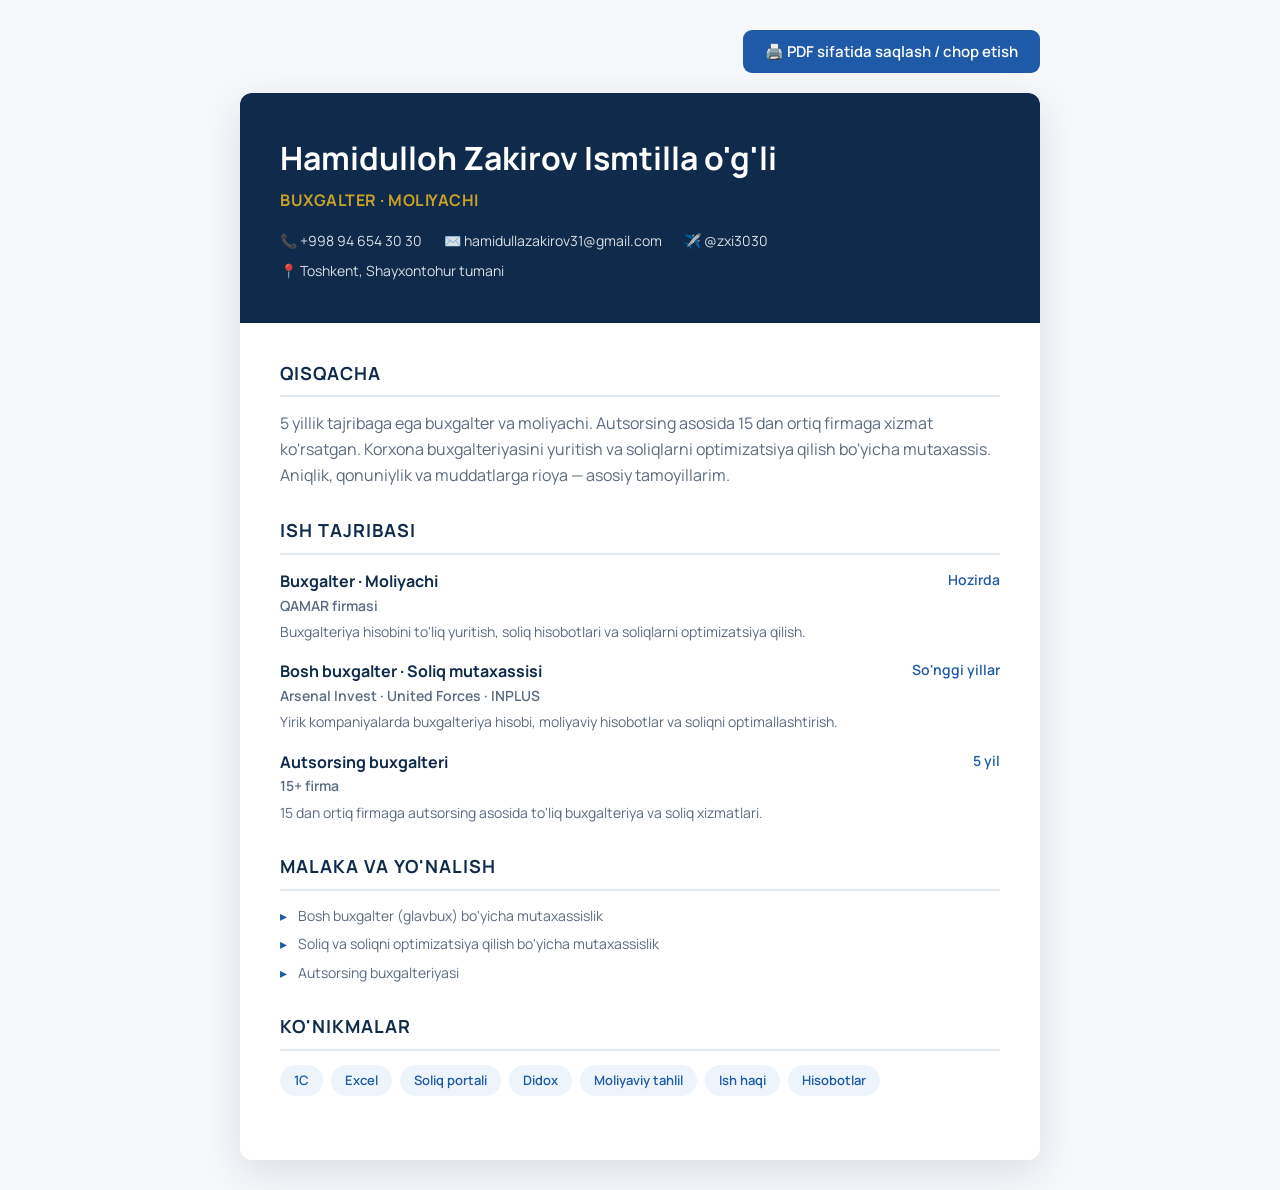
<file: cv.html>
<!DOCTYPE html>
<html lang="uz">
<head>
  <meta charset="UTF-8" />
  <meta name="viewport" content="width=device-width, initial-scale=1.0" />
  <title>CV — Hamidulloh Zakirov</title>
  <link href="https://fonts.googleapis.com/css2?family=Manrope:wght@400;500;600;700;800&display=swap" rel="stylesheet" />
  <style>
    :root { --navy:#0f2a4a; --blue:#1e5aa8; --muted:#5b6b7f; --border:#e3e9f2; }
    * { margin:0; padding:0; box-sizing:border-box; }
    body { font-family:'Manrope',sans-serif; color:#16273d; background:#f6f8fb; line-height:1.6; padding:30px 16px; }
    .print-bar { max-width:800px; margin:0 auto 20px; text-align:right; }
    .print-btn { background:var(--blue); color:#fff; border:none; padding:11px 22px; border-radius:9px; font-weight:600; font-size:15px; cursor:pointer; font-family:inherit; }
    .cv { max-width:800px; margin:0 auto; background:#fff; box-shadow:0 12px 40px rgba(15,42,74,.12); border-radius:12px; overflow:hidden; }
    .cv-head { background:var(--navy); color:#fff; padding:40px; }
    .cv-head h1 { font-size:32px; }
    .cv-head .role { color:#c9a227; font-weight:700; margin-top:4px; letter-spacing:.5px; }
    .cv-contact { margin-top:16px; display:flex; flex-wrap:wrap; gap:8px 22px; color:rgba(255,255,255,.85); font-size:14px; }
    .cv-body { padding:36px 40px; }
    .cv-section { margin-bottom:28px; }
    .cv-section h2 { color:var(--navy); font-size:18px; text-transform:uppercase; letter-spacing:1px; border-bottom:2px solid var(--border); padding-bottom:8px; margin-bottom:14px; }
    .cv-item { margin-bottom:16px; }
    .cv-item .top { display:flex; justify-content:space-between; flex-wrap:wrap; }
    .cv-item h3 { font-size:16px; color:var(--navy); }
    .cv-item .date { color:var(--blue); font-weight:600; font-size:14px; }
    .cv-item .org { color:var(--muted); font-weight:600; font-size:14px; }
    .cv-item p { color:var(--muted); font-size:14px; margin-top:4px; }
    .skills { display:flex; flex-wrap:wrap; gap:8px; }
    .skill { background:#eef4fc; color:var(--blue); padding:5px 14px; border-radius:20px; font-size:13px; font-weight:600; }
    ul.dash { list-style:none; } ul.dash li { padding-left:18px; position:relative; color:var(--muted); font-size:14px; margin-bottom:6px; }
    ul.dash li::before { content:"▸"; position:absolute; left:0; color:var(--blue); }
    @media print {
      body { background:#fff; padding:0; }
      .print-bar { display:none; }
      .cv { box-shadow:none; border-radius:0; max-width:100%; }
    }
  </style>
</head>
<body>
  <div class="print-bar">
    <button class="print-btn" onclick="window.print()">🖨️ PDF sifatida saqlash / chop etish</button>
  </div>

  <div class="cv">
    <div class="cv-head">
      <h1>Hamidulloh Zakirov Ismtilla o'g'li</h1>
      <div class="role">BUXGALTER · MOLIYACHI</div>
      <div class="cv-contact">
        <span>📞 +998 94 654 30 30</span>
        <span>✉️ hamidullazakirov31@gmail.com</span>
        <span>✈️ @zxi3030</span>
        <span>📍 Toshkent, Shayxontohur tumani</span>
      </div>
    </div>

    <div class="cv-body">
      <div class="cv-section">
        <h2>Qisqacha</h2>
        <p style="color:var(--muted)">
          5 yillik tajribaga ega buxgalter va moliyachi. Autsorsing asosida 15 dan
          ortiq firmaga xizmat ko'rsatgan. Korxona buxgalteriyasini yuritish va
          soliqlarni optimizatsiya qilish bo'yicha mutaxassis. Aniqlik, qonuniylik
          va muddatlarga rioya — asosiy tamoyillarim.
        </p>
      </div>

      <div class="cv-section">
        <h2>Ish tajribasi</h2>
        <div class="cv-item">
          <div class="top"><h3>Buxgalter · Moliyachi</h3><span class="date">Hozirda</span></div>
          <div class="org">QAMAR firmasi</div>
          <p>Buxgalteriya hisobini to'liq yuritish, soliq hisobotlari va soliqlarni optimizatsiya qilish.</p>
        </div>
        <div class="cv-item">
          <div class="top"><h3>Bosh buxgalter · Soliq mutaxassisi</h3><span class="date">So'nggi yillar</span></div>
          <div class="org">Arsenal Invest · United Forces · INPLUS</div>
          <p>Yirik kompaniyalarda buxgalteriya hisobi, moliyaviy hisobotlar va soliqni optimallashtirish.</p>
        </div>
        <div class="cv-item">
          <div class="top"><h3>Autsorsing buxgalteri</h3><span class="date">5 yil</span></div>
          <div class="org">15+ firma</div>
          <p>15 dan ortiq firmaga autsorsing asosida to'liq buxgalteriya va soliq xizmatlari.</p>
        </div>
      </div>

      <div class="cv-section">
        <h2>Malaka va yo'nalish</h2>
        <ul class="dash">
          <li>Bosh buxgalter (glavbux) bo'yicha mutaxassislik</li>
          <li>Soliq va soliqni optimizatsiya qilish bo'yicha mutaxassislik</li>
          <li>Autsorsing buxgalteriyasi</li>
        </ul>
      </div>

      <div class="cv-section">
        <h2>Ko'nikmalar</h2>
        <div class="skills">
          <span class="skill">1C</span>
          <span class="skill">Excel</span>
          <span class="skill">Soliq portali</span>
          <span class="skill">Didox</span>
          <span class="skill">Moliyaviy tahlil</span>
          <span class="skill">Ish haqi</span>
          <span class="skill">Hisobotlar</span>
        </div>
      </div>
    </div>
  </div>
</body>
</html>
</file>
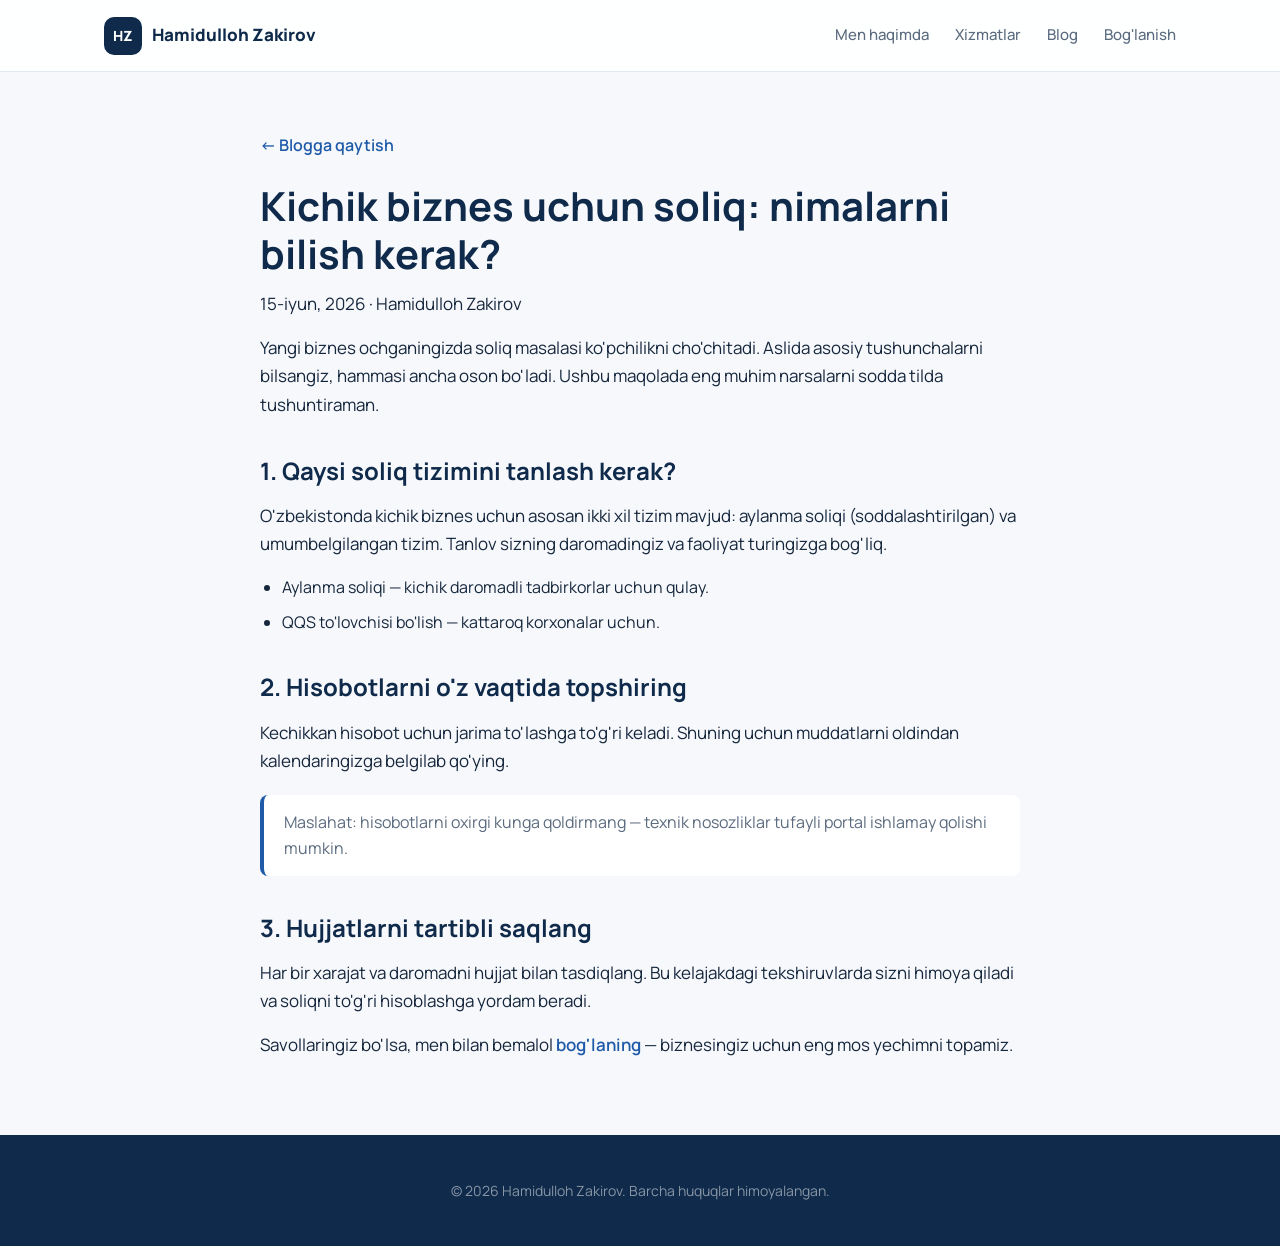
<file: blog/maqola-1.html>
<!DOCTYPE html>
<html lang="uz">
<head>
  <meta charset="UTF-8" />
  <meta name="viewport" content="width=device-width, initial-scale=1.0" />
  <title>Kichik biznes uchun soliq — Hamidulloh Zakirov blogi</title>
  <meta name="description" content="Yangi tadbirkorlar uchun soliq turlari va hisobot muddatlari haqida sodda tilda." />
  <link rel="icon" href="../assets/img/favicon.svg" type="image/svg+xml" />
  <link rel="preconnect" href="https://fonts.googleapis.com" />
  <link rel="preconnect" href="https://fonts.gstatic.com" crossorigin />
  <link href="https://fonts.googleapis.com/css2?family=Manrope:wght@400;500;600;700;800&display=swap" rel="stylesheet" />
  <link rel="stylesheet" href="../css/style.css" />
  <style>
    .article { max-width: 760px; margin: 0 auto; padding: 60px 0; }
    .article-back { color: var(--blue); font-weight: 600; display: inline-block; margin-bottom: 24px; }
    .article h1 { color: var(--navy); font-size: clamp(28px, 4vw, 40px); line-height: 1.2; margin-bottom: 12px; }
    .article-meta { color: var(--muted); font-size: 14px; margin-bottom: 32px; }
    .article h2 { color: var(--navy); font-size: 24px; margin: 32px 0 12px; }
    .article p { color: var(--text); font-size: 17px; margin-bottom: 16px; }
    .article ul { margin: 0 0 16px 22px; color: var(--text); }
    .article li { margin-bottom: 8px; }
    .article blockquote {
      border-left: 4px solid var(--blue); background: var(--surface);
      padding: 14px 20px; border-radius: 8px; color: var(--muted); margin: 20px 0;
    }
  </style>
</head>
<body>

  <header class="site-header">
    <div class="container header-inner">
      <a href="../index.html#home" class="logo">
        <span class="logo-mark">HZ</span>
        <span class="logo-text">Hamidulloh Zakirov</span>
      </a>
      <nav class="nav">
        <a href="../index.html#about">Men haqimda</a>
        <a href="../index.html#services">Xizmatlar</a>
        <a href="../index.html#blog">Blog</a>
        <a href="../index.html#contact">Bog'lanish</a>
      </nav>
    </div>
  </header>

  <main>
    <article class="container article">
      <a href="../index.html#blog" class="article-back">← Blogga qaytish</a>
      <h1>Kichik biznes uchun soliq: nimalarni bilish kerak?</h1>
      <p class="article-meta">15-iyun, 2026 · Hamidulloh Zakirov</p>

      <p>
        Yangi biznes ochganingizda soliq masalasi ko'pchilikni cho'chitadi.
        Aslida asosiy tushunchalarni bilsangiz, hammasi ancha oson bo'ladi.
        Ushbu maqolada eng muhim narsalarni sodda tilda tushuntiraman.
      </p>

      <h2>1. Qaysi soliq tizimini tanlash kerak?</h2>
      <p>
        O'zbekistonda kichik biznes uchun asosan ikki xil tizim mavjud:
        aylanma soliqi (soddalashtirilgan) va umumbelgilangan tizim. Tanlov
        sizning daromadingiz va faoliyat turingizga bog'liq.
      </p>
      <ul>
        <li>Aylanma soliqi — kichik daromadli tadbirkorlar uchun qulay.</li>
        <li>QQS to'lovchisi bo'lish — kattaroq korxonalar uchun.</li>
      </ul>

      <h2>2. Hisobotlarni o'z vaqtida topshiring</h2>
      <p>
        Kechikkan hisobot uchun jarima to'lashga to'g'ri keladi. Shuning uchun
        muddatlarni oldindan kalendaringizga belgilab qo'ying.
      </p>

      <blockquote>
        Maslahat: hisobotlarni oxirgi kunga qoldirmang — texnik nosozliklar
        tufayli portal ishlamay qolishi mumkin.
      </blockquote>

      <h2>3. Hujjatlarni tartibli saqlang</h2>
      <p>
        Har bir xarajat va daromadni hujjat bilan tasdiqlang. Bu kelajakdagi
        tekshiruvlarda sizni himoya qiladi va soliqni to'g'ri hisoblashga yordam beradi.
      </p>

      <p>
        Savollaringiz bo'lsa, men bilan bemalol
        <a href="../index.html#contact" style="color:var(--blue);font-weight:600;">bog'laning</a> —
        biznesingiz uchun eng mos yechimni topamiz.
      </p>
    </article>
  </main>

  <footer class="site-footer">
    <div class="container footer-inner">
      <p class="footer-copy">© <span id="year">2026</span> Hamidulloh Zakirov. Barcha huquqlar himoyalangan.</p>
    </div>
  </footer>

  <script>document.getElementById('year').textContent = new Date().getFullYear();</script>
</body>
</html>
</file>
<file: css/style.css>
/* ============================================================
   [Ism Familiya] — Shaxsiy sayt
   Dizayn tizimi: rasmiy va ishonchli (ko'k / kulrang)
   ============================================================ */

:root {
  /* Ranglar */
  --navy:      #0f2a4a;
  --navy-700:  #163a63;
  --blue:      #1e5aa8;
  --blue-500:  #2b7de9;
  --accent:    #c9a227;   /* nafis oltin urg'u */
  --bg:        #f6f8fb;
  --surface:   #ffffff;
  --border:    #e3e9f2;
  --text:      #16273d;
  --muted:     #5b6b7f;

  /* O'lchamlar */
  --radius:    14px;
  --radius-sm: 10px;
  --shadow:    0 4px 20px rgba(15, 42, 74, 0.06);
  --shadow-lg: 0 12px 40px rgba(15, 42, 74, 0.12);
  --maxw:      1120px;
  --header-h:  72px;

  --font: 'Manrope', -apple-system, BlinkMacSystemFont, 'Segoe UI', Roboto, sans-serif;
}

/* ---------- Reset ---------- */
* { margin: 0; padding: 0; box-sizing: border-box; }

html { scroll-behavior: smooth; scroll-padding-top: var(--header-h); }

body {
  font-family: var(--font);
  color: var(--text);
  background: var(--bg);
  line-height: 1.65;
  -webkit-font-smoothing: antialiased;
}

img { max-width: 100%; display: block; }
a { color: inherit; text-decoration: none; }

.container {
  width: 100%;
  max-width: var(--maxw);
  margin: 0 auto;
  padding: 0 24px;
}

/* ---------- Tugmalar ---------- */
.btn {
  display: inline-flex;
  align-items: center;
  justify-content: center;
  padding: 13px 26px;
  border-radius: var(--radius-sm);
  font-weight: 600;
  font-size: 15px;
  transition: transform .15s ease, box-shadow .2s ease, background .2s ease;
  cursor: pointer;
  border: 1.5px solid transparent;
}
.btn-primary { background: var(--blue); color: #fff; }
.btn-primary:hover { background: var(--navy); transform: translateY(-2px); box-shadow: var(--shadow-lg); }
.btn-ghost { background: transparent; color: var(--navy); border-color: var(--border); }
.btn-ghost:hover { border-color: var(--blue); color: var(--blue); transform: translateY(-2px); }

/* ============ HEADER ============ */
.site-header {
  position: sticky;
  top: 0;
  z-index: 100;
  height: var(--header-h);
  background: rgba(255, 255, 255, 0.9);
  backdrop-filter: saturate(180%) blur(12px);
  border-bottom: 1px solid var(--border);
}
.header-inner {
  display: flex;
  align-items: center;
  justify-content: space-between;
  height: 100%;
}
.logo { display: flex; align-items: center; gap: 10px; font-weight: 800; }
.logo-mark {
  display: grid; place-items: center;
  width: 38px; height: 38px;
  background: var(--navy); color: #fff;
  border-radius: 10px; font-size: 14px; font-weight: 800;
}
.logo-text { color: var(--navy); font-size: 17px; }

.nav { display: flex; align-items: center; gap: 26px; }
.nav a { font-size: 15px; font-weight: 500; color: var(--muted); transition: color .15s; }
.nav a:hover { color: var(--navy); }
.nav-cta {
  background: var(--navy); color: #fff !important;
  padding: 9px 18px; border-radius: 9px; font-weight: 600 !important;
}
.nav-cta:hover { background: var(--blue); }

.nav-toggle {
  display: none;
  flex-direction: column;
  gap: 5px;
  background: none; border: none; cursor: pointer;
  padding: 8px;
}
.nav-toggle span {
  width: 24px; height: 2.5px; background: var(--navy);
  border-radius: 2px; transition: .25s;
}

/* ============ HERO ============ */
.hero {
  padding: 80px 0 70px;
  background:
    radial-gradient(1200px 400px at 80% -10%, rgba(43,125,233,.08), transparent),
    var(--bg);
}
.hero-inner {
  display: grid;
  grid-template-columns: 1.15fr .85fr;
  gap: 48px;
  align-items: center;
}
.hero-eyebrow {
  display: inline-block;
  color: var(--blue); font-weight: 700; letter-spacing: .5px;
  text-transform: uppercase; font-size: 13px; margin-bottom: 14px;
}
.hero-title {
  font-size: clamp(34px, 5vw, 54px);
  line-height: 1.1; color: var(--navy); font-weight: 800;
  margin-bottom: 18px;
}
.hero-lead { font-size: 18px; color: var(--muted); max-width: 520px; margin-bottom: 30px; }
.hero-actions { display: flex; gap: 14px; flex-wrap: wrap; }

.hero-photo { display: flex; justify-content: center; }
.photo-frame {
  position: relative;
  width: 300px; height: 360px;
  border-radius: 20px;
  background: linear-gradient(160deg, var(--navy), var(--blue));
  box-shadow: var(--shadow-lg);
  overflow: hidden;
  display: grid; place-items: center;
}
.photo-frame img { width: 100%; height: 100%; object-fit: cover; }
.photo-fallback { display: none; color: rgba(255,255,255,.9); font-weight: 800; font-size: 72px; letter-spacing: 2px; padding: 20px; text-align: center; }
.photo-frame.photo-placeholder .photo-fallback { display: block; }

/* ============ STATISTIKA ============ */
.stats { padding: 8px 0 40px; }
.stats-grid {
  display: grid;
  grid-template-columns: repeat(4, 1fr);
  gap: 20px;
  background: var(--navy);
  border-radius: var(--radius);
  padding: 34px 24px;
  box-shadow: var(--shadow-lg);
}
.stat { text-align: center; color: #fff; }
.stat-num { font-size: clamp(30px, 4vw, 44px); font-weight: 800; color: #fff; }
.stat-num .suffix { color: var(--accent); }
.stat-label { color: rgba(255,255,255,.72); font-size: 14px; margin-top: 4px; }

/* ============ SEKSIYALAR ============ */
.section { padding: 84px 0; }
.section-alt { background: var(--surface); }
.section-head { max-width: 620px; margin: 0 auto 48px; text-align: center; }
.section-kicker {
  display: inline-block; color: var(--blue); font-weight: 700;
  font-size: 13px; letter-spacing: 1px; text-transform: uppercase;
  margin-bottom: 10px;
}
.section-title { font-size: clamp(26px, 3.5vw, 38px); color: var(--navy); font-weight: 800; line-height: 1.2; }
.section-sub { color: var(--muted); margin-top: 12px; font-size: 17px; }

/* ---------- Men haqimda ---------- */
.about-grid { display: grid; grid-template-columns: 1.4fr .9fr; gap: 40px; align-items: start; }
.about-text p { color: var(--muted); font-size: 17px; margin-bottom: 16px; }
.about-list { list-style: none; margin-top: 22px; display: grid; gap: 12px; }
.about-list li { padding-left: 22px; position: relative; color: var(--text); }
.about-list li::before { content: "▸"; position: absolute; left: 0; color: var(--blue); }
.about-list strong { color: var(--navy); }

.about-card {
  background: var(--navy); color: #fff;
  padding: 30px; border-radius: var(--radius); box-shadow: var(--shadow-lg);
}
.about-card h3 { font-size: 20px; margin-bottom: 18px; }
.check-list { list-style: none; display: grid; gap: 12px; }
.check-list li { padding-left: 30px; position: relative; color: rgba(255,255,255,.9); }
.check-list li::before {
  content: "✓"; position: absolute; left: 0;
  width: 20px; height: 20px; background: var(--accent); color: var(--navy);
  border-radius: 50%; display: grid; place-items: center; font-size: 12px; font-weight: 800;
}

/* ---------- Timeline ---------- */
.timeline { max-width: 780px; margin: 0 auto; position: relative; padding-left: 32px; }
.timeline::before {
  content: ""; position: absolute; left: 8px; top: 6px; bottom: 6px;
  width: 2px; background: var(--border);
}
.timeline-item { position: relative; padding-bottom: 34px; }
.timeline-item:last-child { padding-bottom: 0; }
.timeline-dot {
  position: absolute; left: -32px; top: 4px;
  width: 18px; height: 18px; border-radius: 50%;
  background: var(--blue); border: 4px solid var(--bg);
}
.section-alt .timeline-dot { border-color: var(--surface); }
.timeline-date { color: var(--blue); font-weight: 700; font-size: 14px; }
.timeline-content h3 { color: var(--navy); font-size: 20px; margin: 4px 0 2px; }
.timeline-org { color: var(--muted); font-weight: 600; margin-bottom: 6px; }
.timeline-content p { color: var(--muted); }

/* ---------- Kartalar (umumiy) ---------- */
.cards-grid {
  display: grid;
  grid-template-columns: repeat(3, 1fr);
  gap: 24px;
}
.card {
  background: var(--surface);
  border: 1px solid var(--border);
  border-radius: var(--radius);
  padding: 28px;
  box-shadow: var(--shadow);
  transition: transform .18s ease, box-shadow .25s ease, border-color .2s;
}
.section-alt .card { background: var(--bg); }
.card:hover { transform: translateY(-4px); box-shadow: var(--shadow-lg); border-color: #cddcf0; }
.card h3 { color: var(--navy); font-size: 19px; margin-bottom: 8px; }
.card p { color: var(--muted); }

.card-icon {
  width: 52px; height: 52px; border-radius: 12px;
  background: rgba(43,125,233,.1); display: grid; place-items: center;
  font-size: 24px; margin-bottom: 16px;
}

/* Loyiha kartalari */
.project-tag {
  display: inline-block; font-size: 12px; font-weight: 700;
  color: var(--blue); background: rgba(43,125,233,.1);
  padding: 4px 12px; border-radius: 20px; margin-bottom: 12px;
}
.project-result {
  margin-top: 14px; padding-top: 14px; border-top: 1px dashed var(--border);
  color: var(--navy); font-weight: 700; font-size: 14px;
}

/* Blog kartalari */
.blog-date { color: var(--muted); font-size: 13px; font-weight: 600; }
.blog-card h3 { margin-top: 6px; }
.read-more { display: inline-block; margin-top: 14px; color: var(--blue); font-weight: 700; }
.read-more:hover { color: var(--navy); }

/* ---------- Bog'lanish ---------- */
.section-contact { background: var(--surface); }
.contact-grid { display: grid; grid-template-columns: repeat(4, 1fr); gap: 20px; }
.contact-item {
  display: flex; flex-direction: column; align-items: center; text-align: center;
  gap: 6px; padding: 28px 18px;
  background: var(--bg); border: 1px solid var(--border);
  border-radius: var(--radius); transition: transform .18s, border-color .2s;
}
a.contact-item:hover { transform: translateY(-4px); border-color: var(--blue); }
.contact-icon { font-size: 28px; }
.contact-label { color: var(--muted); font-size: 13px; text-transform: uppercase; letter-spacing: .5px; }
.contact-value { color: var(--navy); font-weight: 700; word-break: break-word; }

/* ============ FOOTER ============ */
.site-footer { background: var(--navy); color: #fff; padding: 44px 0; }
.footer-inner { display: flex; flex-direction: column; align-items: center; gap: 18px; text-align: center; }
.footer-brand .logo-text { color: #fff; font-size: 20px; }
.footer-brand p { color: rgba(255,255,255,.6); font-size: 14px; }
.footer-nav { display: flex; gap: 22px; flex-wrap: wrap; justify-content: center; }
.footer-nav a { color: rgba(255,255,255,.75); font-size: 15px; }
.footer-nav a:hover { color: #fff; }
.footer-copy { color: rgba(255,255,255,.5); font-size: 14px; }

/* ============ ANIMATSIYA (scrollda paydo bo'lish) ============ */
.reveal { opacity: 0; transform: translateY(24px); transition: opacity .6s ease, transform .6s ease; }
.reveal.visible { opacity: 1; transform: none; }

/* ============ RESPONSIVE ============ */
@media (max-width: 900px) {
  .hero-inner { grid-template-columns: 1fr; text-align: center; }
  .hero-lead { margin-left: auto; margin-right: auto; }
  .hero-actions { justify-content: center; }
  .hero-photo { order: -1; }
  .about-grid { grid-template-columns: 1fr; }
  .stats-grid { grid-template-columns: repeat(2, 1fr); }
  .cards-grid { grid-template-columns: repeat(2, 1fr); }
  .contact-grid { grid-template-columns: repeat(2, 1fr); }
}

@media (max-width: 720px) {
  .nav {
    position: fixed; inset: var(--header-h) 0 auto 0;
    flex-direction: column; align-items: stretch; gap: 0;
    background: var(--surface); border-bottom: 1px solid var(--border);
    padding: 8px 24px 20px;
    box-shadow: var(--shadow-lg);
    transform: translateY(-120%);
    transition: transform .28s ease;
  }
  .nav.open { transform: translateY(0); }
  .nav a { padding: 14px 0; border-bottom: 1px solid var(--border); font-size: 16px; }
  .nav-cta { margin-top: 12px; text-align: center; border-bottom: none !important; }
  .nav-toggle { display: flex; }
  .nav-toggle.open span:nth-child(1) { transform: translateY(7.5px) rotate(45deg); }
  .nav-toggle.open span:nth-child(2) { opacity: 0; }
  .nav-toggle.open span:nth-child(3) { transform: translateY(-7.5px) rotate(-45deg); }
}

@media (max-width: 520px) {
  .section { padding: 60px 0; }
  .cards-grid, .contact-grid { grid-template-columns: 1fr; }
  .photo-frame { width: 240px; height: 300px; }
}
</file>
